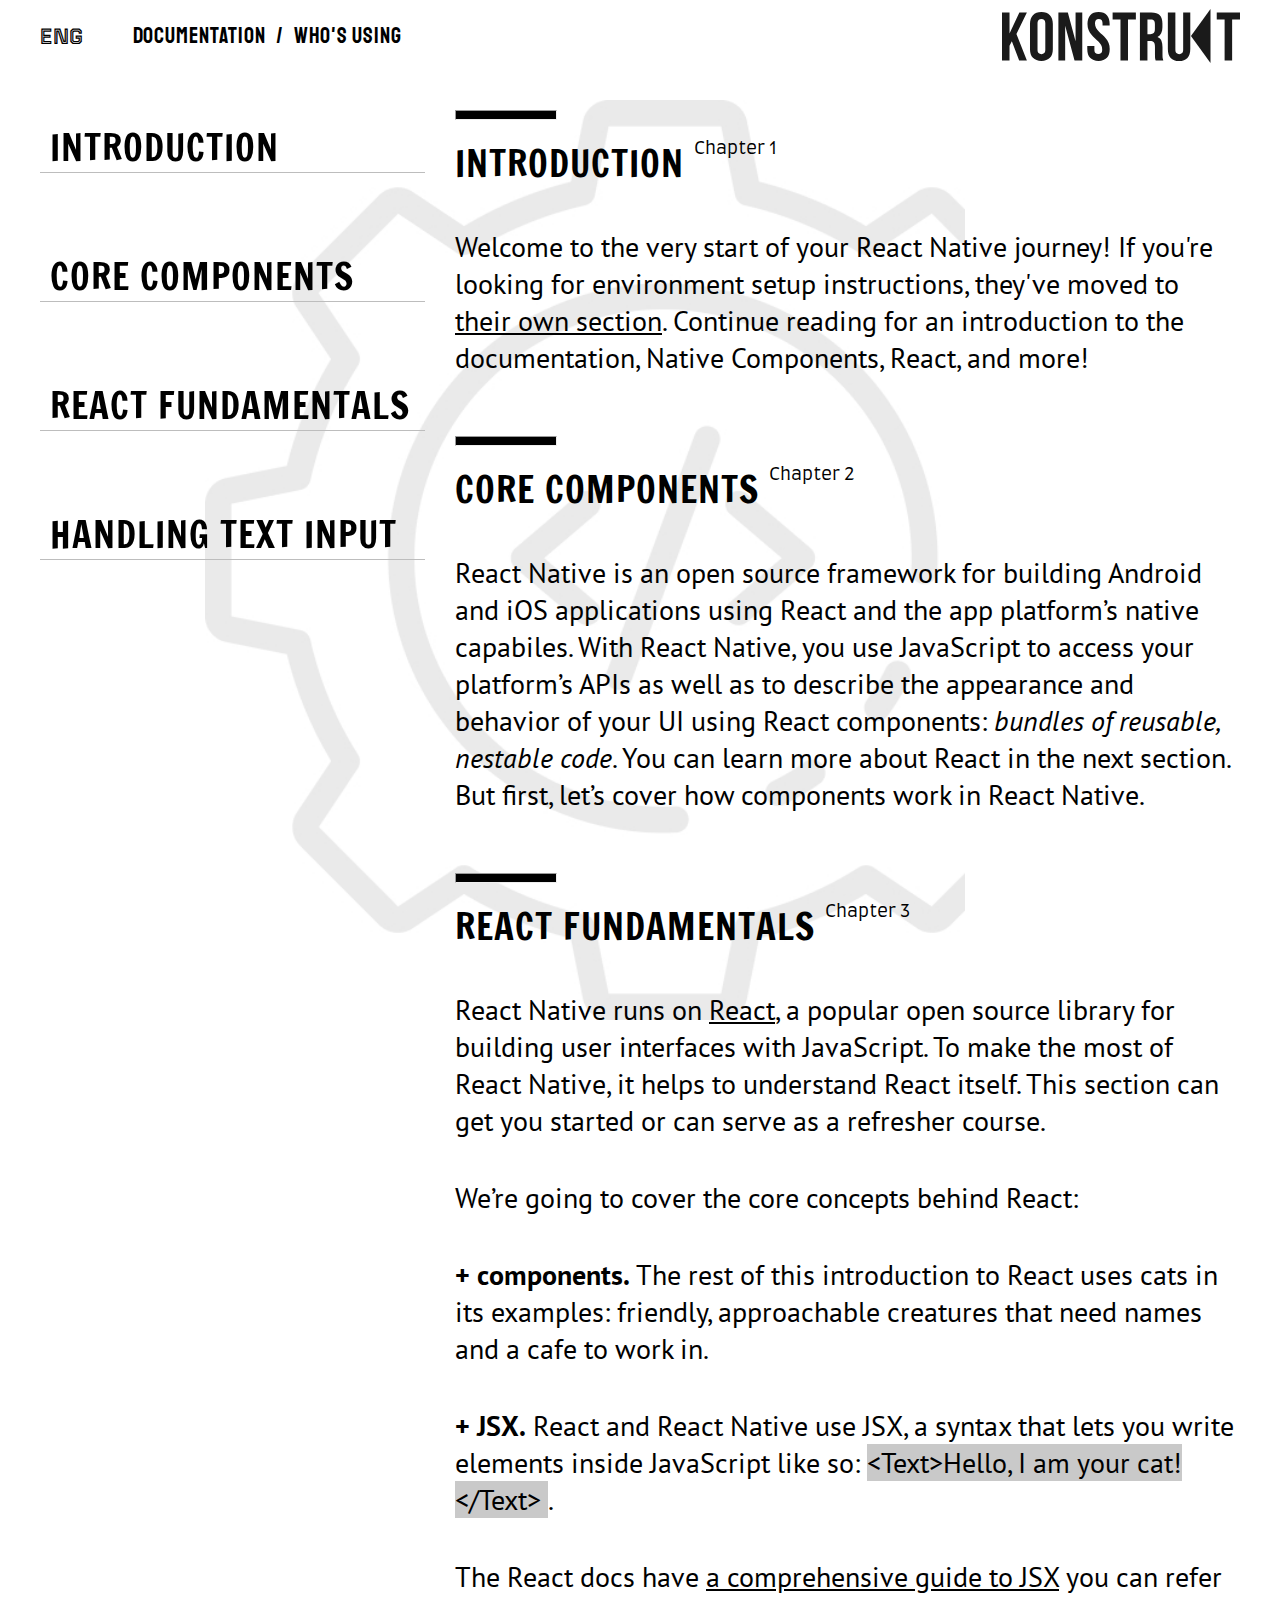
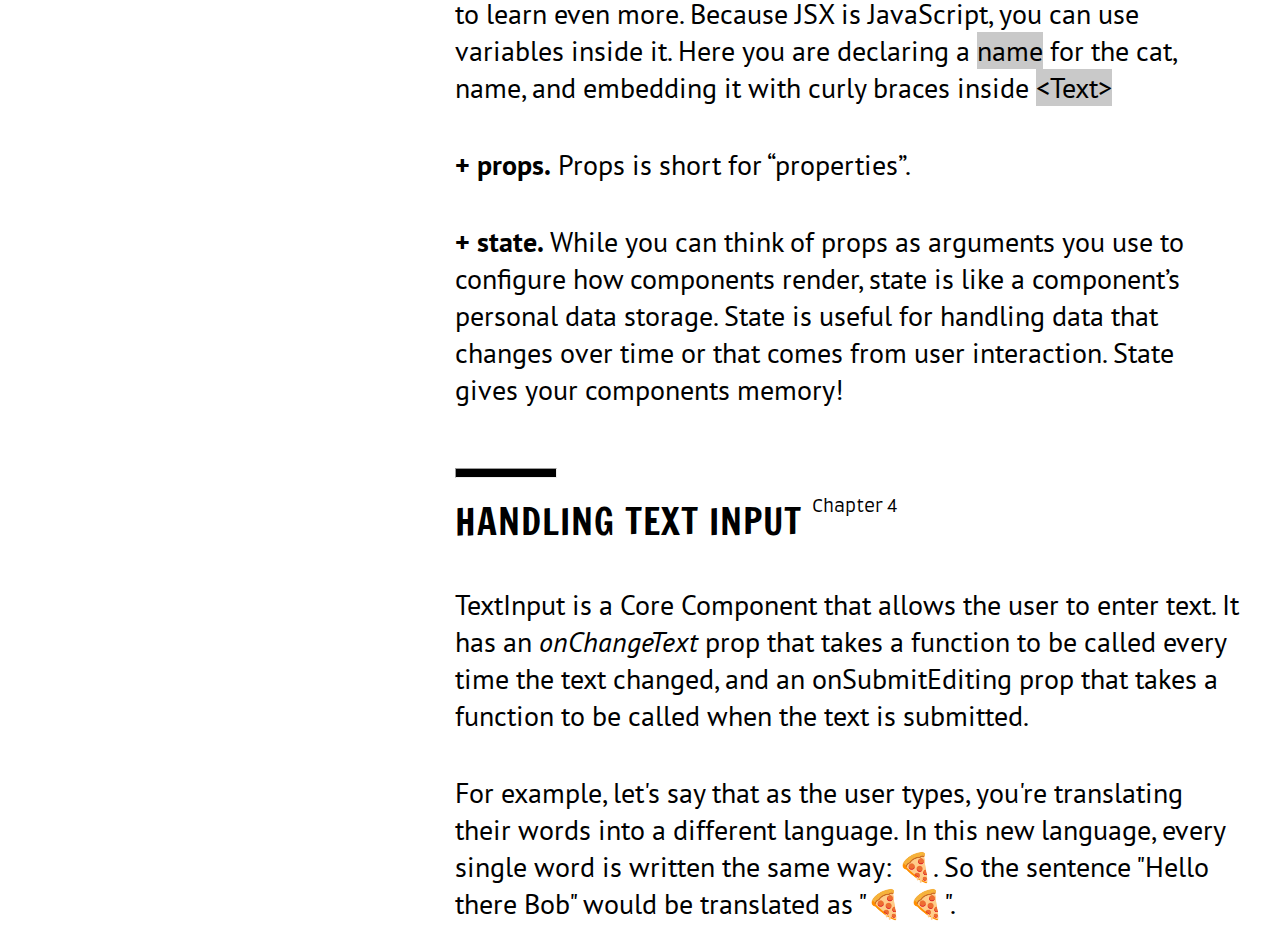
<file: index.html>
<!DOCTYPE html>
<html lang="en">

<head>
  <meta charset="UTF-8">
  <meta name="viewport" content="width=device-width, initial-scale=1.0">
  <title>KONSTRUKT</title>

  <link rel="preconnect" href="https://fonts.googleapis.com">
  <link rel="preconnect" href="https://fonts.gstatic.com" crossorigin>
  <link
    href="https://fonts.googleapis.com/css2?family=Farro:wght@300&family=Francois+One&family=PT+Sans&family=Staatliches&family=Tourney:ital,wght@0,600;1,600&display=swap"
    rel="stylesheet">

  <link rel="stylesheet" href="style.css">
</head>

<body>
  <div class="container">
    <header>
      <a href="index-uk.html">ENG</a>
      <div class="switch">
        <b>Documentation </b>
        <span>/</span>
        <a href="who-using.html">Who's using</a>
      </div>
      <img src="images/logo.svg" alt="">
    </header>

    <main>
      <aside>
        <nav>
          <ul>
            <li><a href="#introduction">Introduction</a></li>
            <li><a href="#core">core components</a></li>
            <li><a href="#react">react fundamentals</a></li>
            <li><a href="#handling">handling text input</a></li>
          </ul>
        </nav>
      </aside>

      <div class="content">
        <section id="introduction">
          <hr>
          <div class="title">
            <h2>Introduction</h2>
            <sup>Chapter 1</sup>
          </div>

          <p>Welcome to the very start of your React Native journey! If you're looking for environment setup
            instructions,
            they've moved to <span class="underline">their own section</span>. Continue reading for an introduction to
            the
            documentation, Native
            Components, React, and more!</p>
        </section>

        <section id="core">
          <hr>
          <div class="title">
            <h2>Core components</h2>
            <sup>Chapter 2</sup>
          </div>

          <p>React Native is an open source framework for building Android and iOS applications using React and the app
            platform’s native capabiles. With React Native, you use JavaScript to access your platform’s APIs as well as
            to
            describe the appearance and behavior of your UI using React components: <span class="cursive">bundles of
              reusable, nestable code</span>.
            You
            can learn more about React in the next section. But first, let’s cover how components work in React Native.
          </p>
        </section>

        <section id="react">
          <hr>
          <div class="title">
            <h2>react fundamentals</h2>
            <sup>Chapter 3</sup>
          </div>

          <p>React Native runs on <span class="underline">React</span>, a popular open source library for building user
            interfaces with JavaScript. To
            make
            the most of React Native, it helps to understand React itself. This section can get you started or can serve
            as
            a
            refresher course.</p>
          <p>We’re going to cover the core concepts behind React:</p>
          <p><strong>+ components.</strong> The rest of this introduction to React uses cats in its examples: friendly,
            approachable
            creatures
            that need names and a cafe to work in.</p>
          <p><strong>+ JSX.</strong> React and React Native use JSX, a syntax that lets you write elements inside
            JavaScript like so:
            <span class="color">
              &lt;Text&gt;Hello, I am your cat!&lt;/Text&gt;
            </span>.
          </p>
          <p>The React docs have <span class="underline">a comprehensive guide to JSX</span> you can refer to learn even
            more. Because JSX is JavaScript,
            you
            can use variables inside it. Here you are declaring a <span class="color">name</span> for the cat, name, and
            embedding it with curly
            braces
            inside <span class="color">&lt;Text&gt;</span></p>
          <p><strong>+ props.</strong> Props is short for “properties”. </p>
          <p><strong>+ state.</strong> While you can think of props as arguments you use to configure how components
            render, state is like
            a
            component’s personal data storage. State is useful for handling data that changes over time or that comes
            from
            user interaction. State gives your components memory!</p>
        </section>

        <section id="handling">
          <hr>
          <div class="title">
            <h2>handling text input</h2>
            <sup>Chapter 4</sup>
          </div>

          <p>TextInput is a Core Component that allows the user to enter text. It has an <span
              class="cursive">onChangeText</span> prop that takes a
            function to be called every time the text changed, and an onSubmitEditing prop that takes a function to be
            called when the text is submitted.</p>
          <p>For example, let's say that as the user types, you're translating their words into a different language. In
            this new language, every single word is written the same way: 🍕. So the sentence "Hello there Bob" would be
            translated as "🍕 🍕".</p>
        </section>
      </div>
    </main>
  </div>
</body>

</html>
</file>
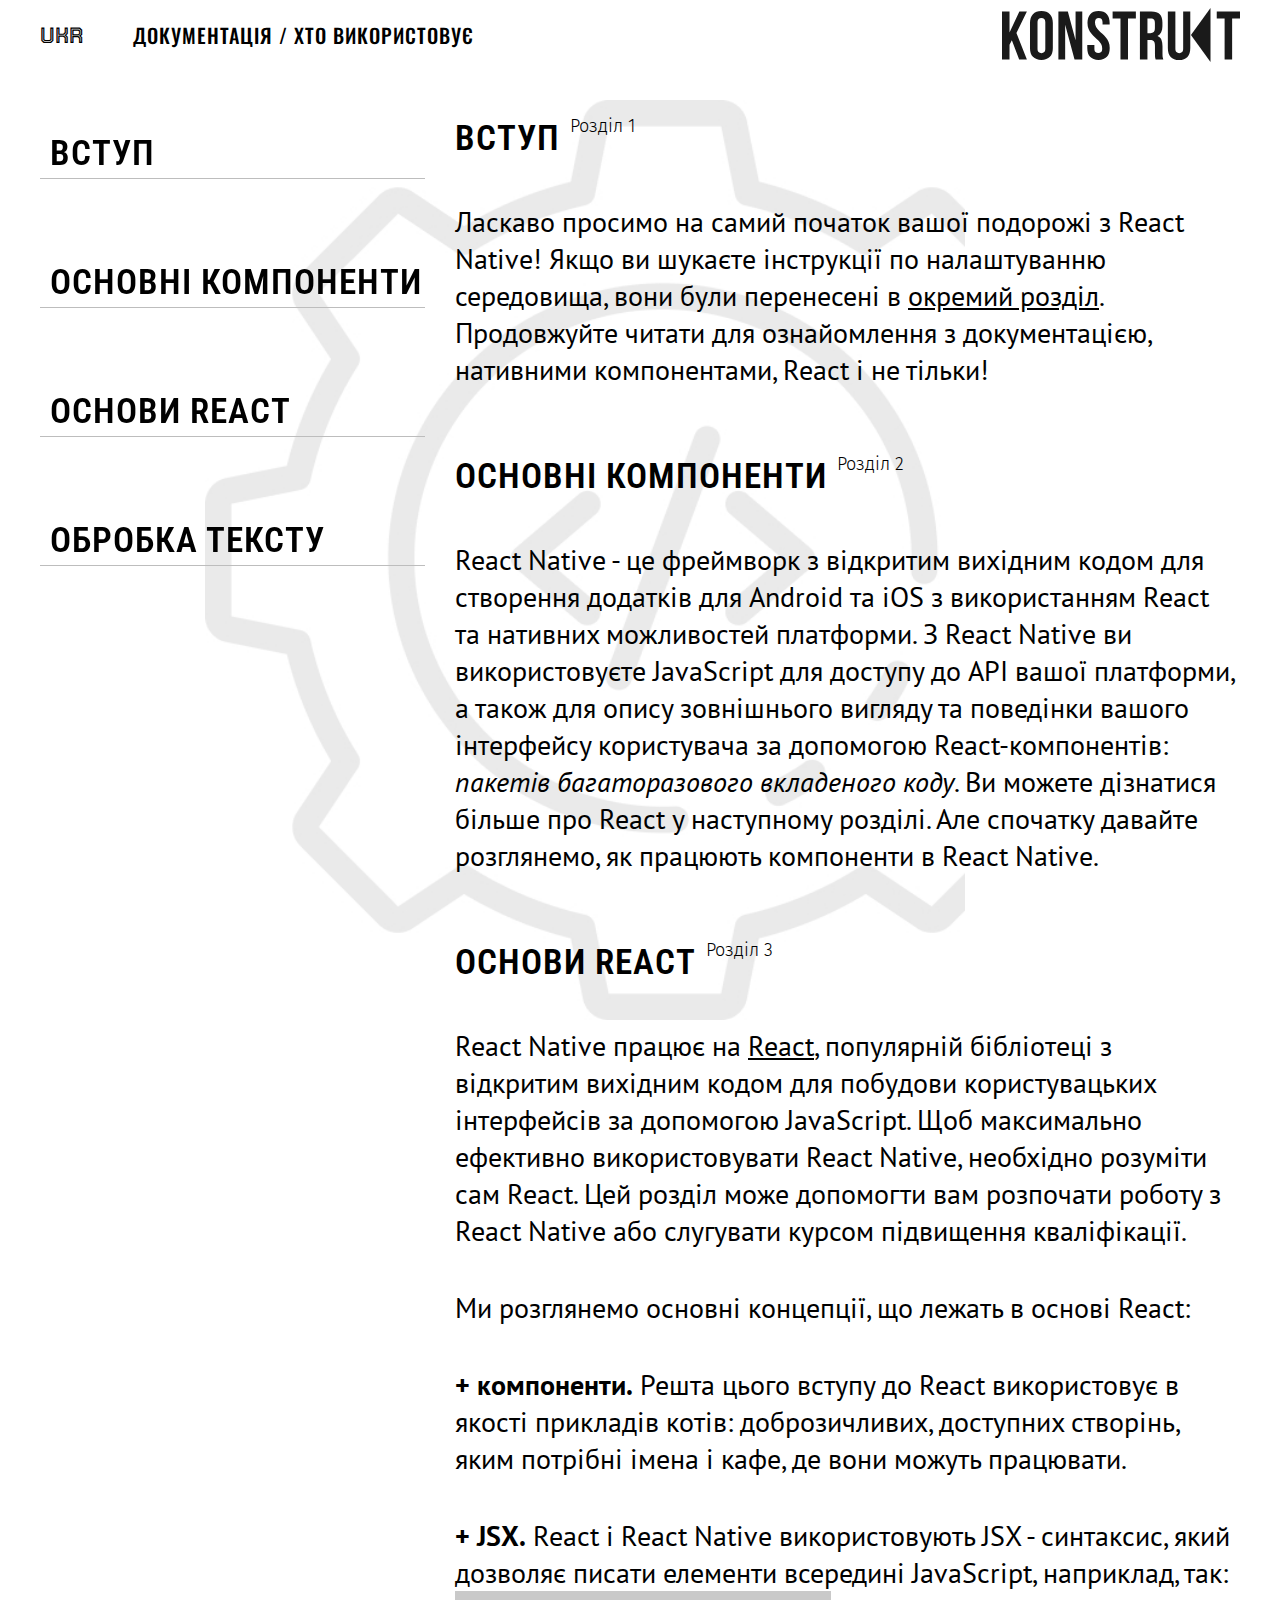
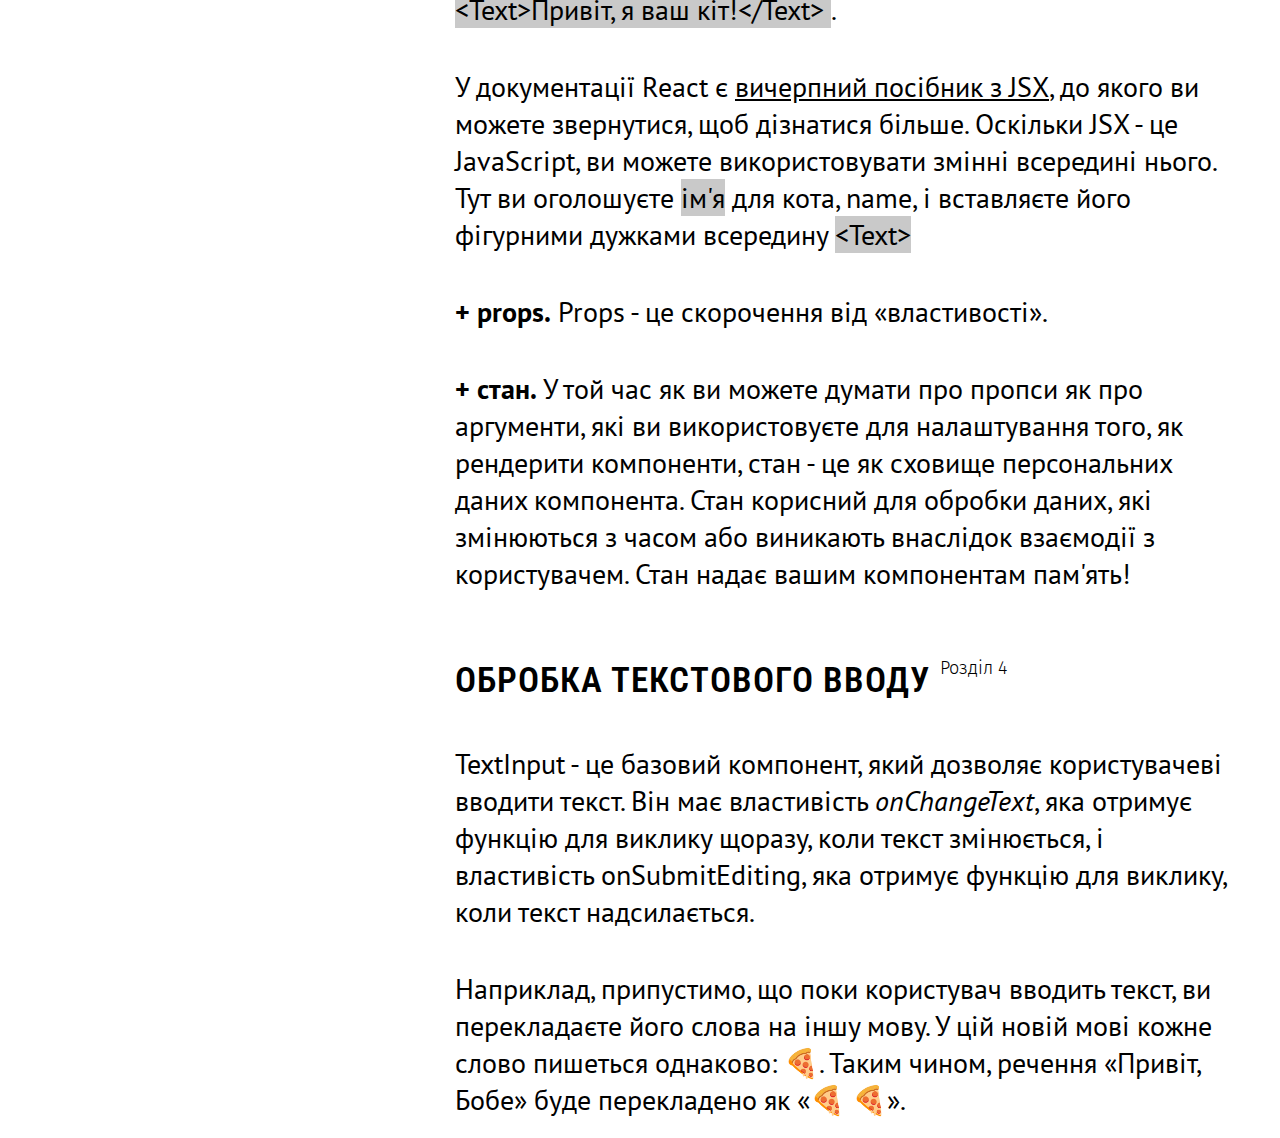
<file: index-uk.html>
<!DOCTYPE html>
<html lang="uk">

<head>
  <meta charset="UTF-8">
  <meta name="viewport" content="width=device-width, initial-scale=1.0">
  <title>Документація</title>

  <link rel="preconnect" href="https://fonts.googleapis.com">
  <link rel="preconnect" href="https://fonts.gstatic.com" crossorigin>
  <link
    href="https://fonts.googleapis.com/css2?family=Fira+Sans:wght@300;400&family=Oswald:wght@200..700&family=PT+Sans&family=Roboto+Condensed:ital,wght@0,100..900;1,100..900&family=Tourney:ital,wght@0,600;1,600&display=swap"
    rel="stylesheet">

  <link rel="stylesheet" href="style.css">
  <link rel="stylesheet" href="style-uk.css">
</head>

<body>
  <div class="container">
    <header>
      <a href="index.html">UKR</a>
      <p>Документація / Хто використовує</p>
      <img src="images/logo.svg" alt="">
    </header>

    <main>
      <aside>
        <nav>
          <ul>
            <li><a href="#introduction">Вступ</a></li>
            <li><a href="#core">Основні компоненти</a></li>
            <li><a href="#react">Основи React</a></li>
            <li><a href="#handling">Обробка тексту</a></li>
          </ul>
        </nav>
      </aside>

      <div class="content">
        <section id="introduction">
          <div class="title">
            <h2>Вступ</h2>
            <sup>Розділ 1</sup>
          </div>
          <p>Ласкаво просимо на самий початок вашої подорожі з React Native! Якщо ви шукаєте інструкції по налаштуванню
            середовища,
            вони були перенесені в <span class="underline">окремий розділ</span>. Продовжуйте читати для ознайомлення з
            документацією, нативними компонентами, React і не тільки!</p>
        </section>

        <section id="core">
          <div class="title">
            <h2>Основні компоненти</h2>
            <sup>Розділ 2</sup>
          </div>
          <p>React Native - це фреймворк з відкритим вихідним кодом для створення додатків для Android та iOS з
            використанням React та нативних можливостей платформи. З React Native ви використовуєте JavaScript для
            доступу до API вашої платформи, а також для опису зовнішнього вигляду та поведінки вашого інтерфейсу
            користувача за допомогою React-компонентів: <span class="cursive">пакетів багаторазового вкладеного
              коду</span>.
            Ви можете дізнатися більше про React у наступному розділі. Але спочатку давайте розглянемо, як працюють
            компоненти в React Native.
          </p>
        </section>

        <section id="react">
          <div class="title">
            <h2>Основи React</h2>
            <sup>Розділ 3</sup>
          </div>
          <p>React Native працює на <span class="underline">React</span>, популярній бібліотеці з відкритим вихідним
            кодом для побудови користувацьких інтерфейсів за допомогою JavaScript. Щоб максимально ефективно
            використовувати React Native, необхідно розуміти сам React. Цей розділ може допомогти вам розпочати роботу з
            React Native або слугувати курсом підвищення кваліфікації.</p>
          <p>Ми розглянемо основні концепції, що лежать в основі React:</p>
          <p><strong>+ компоненти.</strong> Решта цього вступу до React використовує в якості прикладів котів:
            доброзичливих, доступних створінь, яким потрібні імена і кафе, де вони можуть працювати.</p>
          <p><strong>+ JSX.</strong> React і React Native використовують JSX - синтаксис, який дозволяє писати елементи
            всередині JavaScript, наприклад, так:
            <span class="color">
              &lt;Text&gt;Привіт, я ваш кіт!&lt;/Text&gt;
            </span>.
          </p>
          <p>У документації React є <span class="underline">вичерпний посібник з JSX</span>, до якого ви можете
            звернутися, щоб дізнатися більше. Оскільки JSX - це JavaScript, ви можете використовувати змінні всередині
            нього. Тут ви оголошуєте <span class="color">ім'я</span> для кота, name, і вставляєте його фігурними дужками
            всередину <span class="color">&lt;Text&gt;</span></p>
          <p><strong>+ props.</strong> Props - це скорочення від «властивості». </p>
          <p><strong>+ стан.</strong> У той час як ви можете думати про пропси як про аргументи, які ви використовуєте
            для налаштування того, як рендерити компоненти, стан - це як сховище персональних даних компонента. Стан
            корисний для обробки даних, які змінюються з часом або виникають внаслідок взаємодії з користувачем. Стан
            надає вашим компонентам пам'ять!</p>
        </section>

        <section id="handling">
          <div class="title">
            <h2>Обробка текстового вводу</h2>
            <sup>Розділ 4</sup>
          </div>

          <p>TextInput - це базовий компонент, який дозволяє користувачеві вводити текст. Він має властивість <span
              class="cursive">onChangeText</span>, яка отримує функцію для виклику щоразу, коли текст змінюється, і
            властивість onSubmitEditing, яка отримує функцію для виклику, коли текст надсилається.</p>
          <p>Наприклад, припустимо, що поки користувач вводить текст, ви перекладаєте його слова на іншу мову. У цій
            новій мові кожне слово пишеться однаково: 🍕. Таким чином, речення «Привіт, Бобе» буде перекладено як «🍕
            🍕».</p>
        </section>
      </div>
    </main>
  </div>
</body>

</html>
</file>
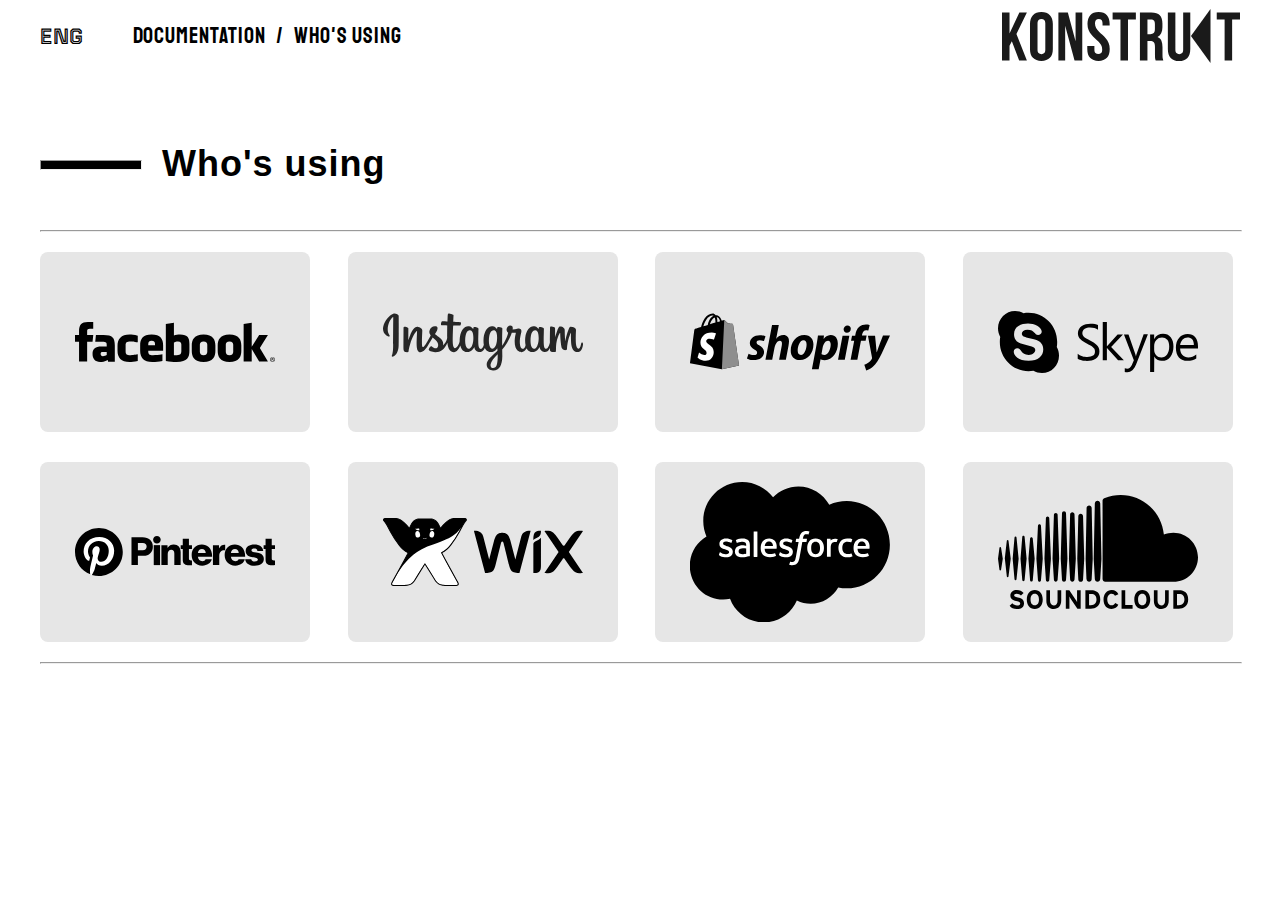
<file: who-using.html>
<!DOCTYPE html>
<html lang="en">

<head>
  <meta charset="UTF-8">
  <meta name="viewport" content="width=device-width, initial-scale=1.0">
  <title>Who's using</title>

  <link rel="preconnect" href="https://fonts.googleapis.com">
  <link rel="preconnect" href="https://fonts.gstatic.com" crossorigin>
  <link
    href="https://fonts.googleapis.com/css2?family=Farro:wght@300&family=Francois+One&family=PT+Sans&family=Staatliches&family=Tourney:ital,wght@0,600;1,600&display=swap"
    rel="stylesheet">

  <link rel="stylesheet" href="style.css">
  <link rel="stylesheet" href="style-using.css">
</head>

<body>
  <div class="container">
    <header>
      <a href="index-uk.html">ENG</a>
      <div class="switch">
        <a href="index.html">Documentation</a>
        <span>/</span>
        <b>Who's using</b>
      </div>
      <img src="images/logo.svg" alt="">
    </header>

    <main>
      <div class="hero">
        <hr>
        <h2>Who's using</h2>
      </div>

      <section>
        <hr>
        <ul class="flip-cards">
          <li class="card">
            <div class="inner">
              <div class="front">
                <img src="images/facebook-logo.svg" alt="facebook-logo">
              </div>
              <div class="back">
                <img src="images/facebook-logo-white.svg" alt="facebook-logo">
              </div>
            </div>
          </li>

          <li class="card">
            <div class="inner">
              <div class="front">
                <img src="images/instagram-logo.svg" alt="instagram-logo">
              </div>
              <div class="back">
                <img src="images/instagram-logo-white.svg" alt="instagram-logo">
              </div>
            </div>
          </li>

          <li class="card">
            <div class="inner">
              <div class="front">
                <img src="images/shopify-logo-black.svg" alt="shopify-logo">
              </div>
              <div class="back">
                <img src="images/shopify-logo-white.svg" alt="shopify-logo">
              </div>
            </div>
          </li>

          <li class="card">
            <div class="inner">
              <div class="front">
                <img src="images/skype-logo-black.svg" alt="skype-logo">
              </div>
              <div class="back">
                <img src="images/skype-logo-white.svg" alt="skype-logo">
              </div>
            </div>
          </li>

          <li class="card">
            <div class="inner">
              <div class="front">
                <img src="images/pinterest-logo-black.svg" alt="pinterest-logo">
              </div>
              <div class="back">
                <img src="images/pinterest-logo-white.svg" alt="pinterest-logo">
              </div>
            </div>
          </li>

          <li class="card">
            <div class="inner">
              <div class="front">
                <img src="images/wix.com-logo-black.svg" alt="wix.com-logo">
              </div>
              <div class="back">
                <img src="images/wix.com-logo-white.svg" alt="wix.com-logo">
              </div>
            </div>
          </li>

          <li class="card">
            <div class="inner">
              <div class="front">
                <img src="images/saleforse-logo-black.svg" alt="saleforse-logo">
              </div>
              <div class="back">
                <img src="images/saleforse-logo-white.svg" alt="saleforse-logo">
              </div>
            </div>
          </li>

          <li class="card">
            <div class="inner">
              <div class="front">
                <img src="images/soundcloud-logo-black.svg" alt="soundcloud-logo">
              </div>
              <div class="back">
                <img src="images/soundcloud-logo-white.svg" alt="soundcloud-logo">
              </div>
            </div>
          </li>
        </ul>
        <hr>
      </section>
  </div>
</body>

</html>
</file>
<file: style.css>
html {
  scroll-behavior: smooth;
}

:root {
  --primary-font: 'PT Sans', sans-serif;
}


body {
  font-family: var(--primary-font);
  font-weight: 400;
  font-size: 28px;
  margin: 0;
  background-image: url(./images/bg-picture.jpg);
  background-repeat: no-repeat;
  background-attachment: fixed;
  background-size: 760px;
  background-position: calc(100% - 315px) 100px;

  .container {
    margin: 0 auto;
    max-width: 1440px;
    width: 1200px;

    header {
      .switch {
        display: flex;
        gap: 10px;
        align-items: baseline;

        a,
        span,
        b {
          font-family: 'Staatliches', cursive;
          font-weight: 400;
          font-size: 22px;
          letter-spacing: 1px;
          text-transform: uppercase;
          margin-block: 22px;
        }

        a:hover {
          text-decoration: underline;
        }
      }
    }
  }

  li,
  h2 {
    font-family: 'Francois One', sans-serif;
    font-weight: 400;
    font-size: 36px;
    letter-spacing: 1px;
    line-height: 48px;
    text-transform: uppercase;
  }

  section {
    padding-top: 20px;
  }
}

header {
  position: fixed;
  z-index: 1;
  top: 0px;
  width: 1200px;
  background: white;
  display: flex;
  align-items: center;
  gap: 50px;

  a {
    text-decoration: none;
    font-family: 'Tourney', cursive;
    font-weight: 600;
    font-size: 22px;
    line-height: 18px;
  }

  :link,
  :visited {
    text-decoration: none;
    color: black;
  }

  img {
    margin-left: auto;
  }
}

main {
  display: flex;
  gap: 30px;
  margin-top: 70px;

  aside {
    position: sticky;
    top: 10px;
    box-sizing: border-box;
    width: 385px;
    height: 462px;
    padding-top: 44px;

    nav {

      ul {
        box-sizing: border-box;
        width: 385px;
        height: 462px;
        list-style: none;
        padding: 0;
        margin: 0;

        li {
          text-decoration: none;
          padding-left: 10px;
          margin-block: 10px 80px;
          border-bottom: 1px solid #BDBDBD;

          a {
            text-decoration: none;
            color: black;
          }

          :link,
          :visited {
            text-decoration: none;
            color: black;
          }
        }
      }
    }
  }

  .content {

    hr {
      width: 100px;
      height: 8px;
      background-color: #000;
      margin: 20px 0;
    }

    .title {
      display: flex;
      gap: 10px;
      margin-block: 20px;
    }

    h2 {
      margin: 0;
    }

    sup {
      font-family: 'Farro', sans-serif;
      font-weight: 300;
      font-size: 18px;
    }

    p {
      margin: 0;
      padding-block: 20px;
    }

    .underline {
      text-decoration: underline;
      cursor: pointer;
    }

    .cursive {
      font-style: italic;
    }

    .color {
      background-color: #C9C9C9;
    }
  }
}
</file>
<file: style-uk.css>
:root {
  --primary-font: 'PT Sans', sans-serif;
}

body {
  font-family: var(--primary-font);
  font-weight: 400;
  font-size: 28px;
  margin: 0;

  li,
  h2 {
    font-family: 'Roboto condensed', sans-serif;
    font-weight: 600;
    font-size: 35px;
    line-height: 48px;
    text-transform: uppercase;
  }

  section {
    padding-top: 25px;
  }
}

header {

  p {
    font-family: 'Oswald', sans-serif;
    font-weight: 500;
    font-size: 20px;
    letter-spacing: 1px;
    text-transform: uppercase;
  }
}

main {

  aside {
    position: sticky;
    top: 10px;
    box-sizing: border-box;
    width: 385px;
    height: 462px;
    padding-top: 50px;
  }

  .content {

    sup {
      font-family: 'Fira Sans', sans-serif;
      font-weight: 300;
      font-size: 18px;
    }
  }
}
</file>
<file: style-using.css>
body {
  background-image: none;
}

.container {
  margin: 0 auto;
  max-width: 1440px;
  width: 1200px;
}

main {
  display: flex;
  flex-direction: column;
  gap: 0;

  .hero {
    display: flex;
    gap: 20px;
    padding-block: 70px 20px;

    hr {
      width: 100px;
      height: 8px;
      background-color: #000;
      margin: 20px 0;
    }

    h2 {
      margin: 0;
      font-family: 'Roboto', sans-serif;
      font-weight: 600;
      font-size: 36px;
      line-height: 48px;
      text-transform: none;
    }
  }

  section {
    padding: 0;

    hr {
      width: 100%;
      color: #BDBDBD;
      margin-block: 20px;
    }

    .flip-cards {
      list-style: none;
      display: grid;
      grid-template-columns: repeat(4, minmax(270px, 1fr));
      gap: 30px;
      margin: 0;
      padding: 0;

      .card {
        position: relative;
        perspective: 1000px;
      }

      :hover>.inner {
        transform: rotateY(180deg);
      }

      .inner {
        transform-style: preserve-3d;
        width: 270px;
        height: 180px;
        transition: 0.8s;

        >* {
          position: absolute;
          width: 100%;
          height: 100%;
          backface-visibility: hidden;
          display: flex;
          justify-content: center;
          align-items: center;
          border-radius: 8px;
        }

        .front {
          background-color: #E6E6E6;
        }

        .back {
          background-color: #000000;
          transform: rotateY(180deg);
        }
      }
    }
  }
}
</file>
